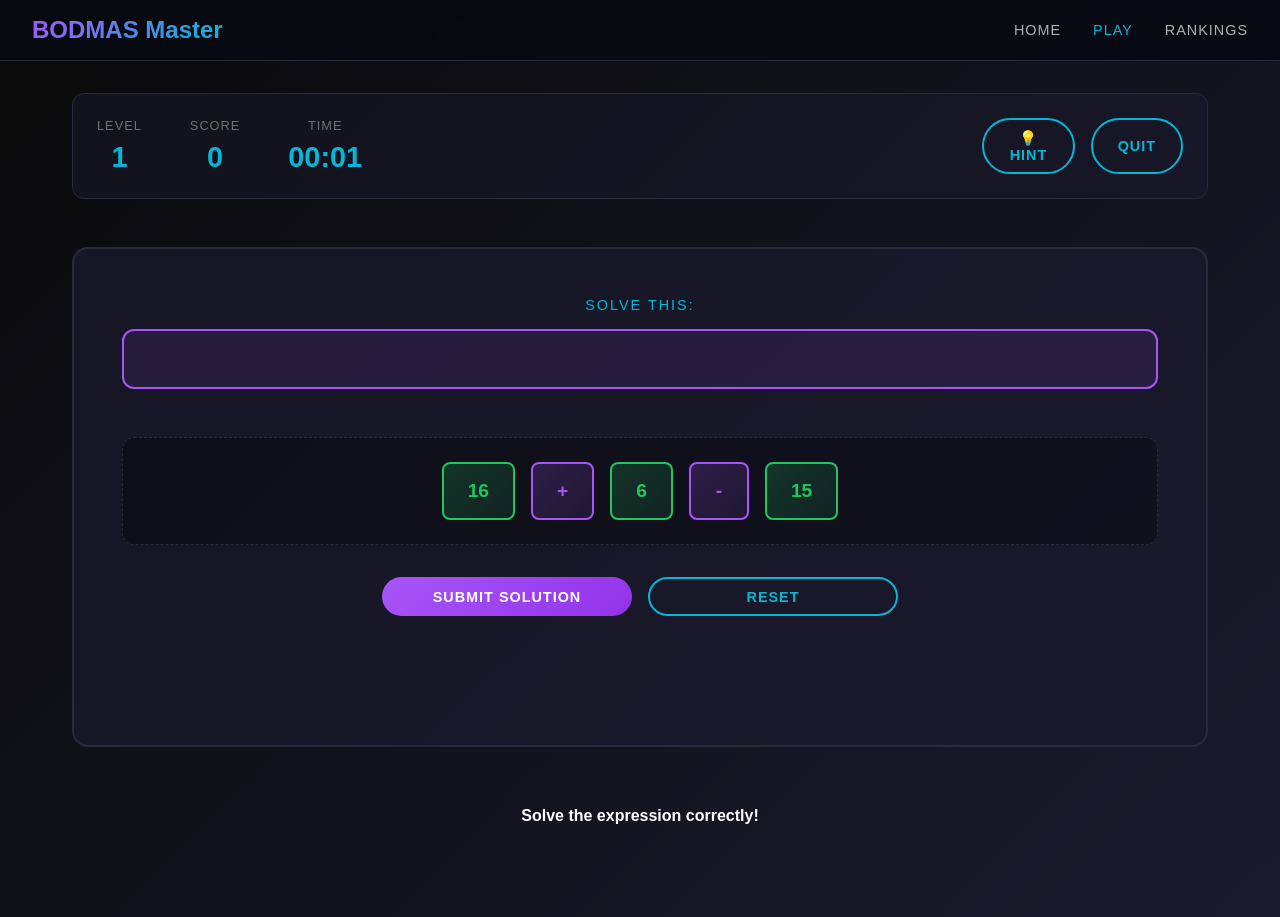
<file: game.html>
<!DOCTYPE html>
<html lang="en">
<head>
    <meta charset="UTF-8">
    <meta name="viewport" content="width=device-width, initial-scale=1.0">
    <title>BODMAS Master - Game</title>
    <link rel="stylesheet" href="css/style.css">
    <link rel="stylesheet" href="css/animations.css">
    <link rel="stylesheet" href="css/game.css">
</head>
<body class="game-page">
    <!-- Navigation -->
    <nav class="navbar">
        <div class="nav-container">
            <div class="logo">
                <a href="index.html"><span class="logo-text">BODMAS Master</span></a>
            </div>
            <ul class="nav-menu">
                <li><a href="index.html" class="nav-link">Home</a></li>
                <li><a href="level-select.html" class="nav-link active">Play</a></li>
                <li><a href="leaderboard.html" class="nav-link">Rankings</a></li>
            </ul>
        </div>
    </nav>

    <!-- Game Container -->
    <main class="game-container">
        <!-- Game Header -->
        <div class="game-header">
            <div class="game-stats">
                <div class="stat-item">
                    <span class="stat-label">LEVEL</span>
                    <span class="stat-value" id="levelDisplay">1</span>
                </div>
                <div class="stat-item">
                    <span class="stat-label">SCORE</span>
                    <span class="stat-value" id="scoreDisplay">0</span>
                </div>
                <div class="stat-item">
                    <span class="stat-label">TIME</span>
                    <span class="stat-value" id="timerDisplay">00:00</span>
                </div>
            </div>
            <div class="game-controls">
                <button class="btn btn-secondary" id="hintBtn">💡 Hint</button>
                <button class="btn btn-secondary" id="quitBtn">Quit</button>
            </div>
        </div>

        <!-- Game Board -->
        <div class="game-board">
            <!-- Expression Display -->
            <div class="expression-container">
                <div class="expression-label">SOLVE THIS:</div>
                <div class="expression" id="expression"></div>
            </div>

            <!-- Tiles Container -->
            <div class="tiles-container" id="tilesContainer"></div>

            <!-- Action Buttons -->
            <div class="game-actions">
                <button class="btn btn-primary" id="submitBtn">Submit Solution</button>
                <button class="btn btn-secondary" id="resetBtn">Reset</button>
            </div>
        </div>

        <!-- Feedback Panel -->
        <div class="feedback-panel" id="feedbackPanel">
            <p id="feedbackText"></p>
        </div>

        <!-- Hint Panel -->
        <div class="hint-panel" id="hintPanel">
            <h3>Hint</h3>
            <p id="hintText"></p>
            <button class="btn btn-secondary btn-small" onclick="closeHint()">Got it</button>
        </div>

        <!-- Game Over Modal -->
        <div class="modal" id="gameOverModal">
            <div class="modal-content">
                <h2 id="gameOverTitle">Level Complete!</h2>
                <div class="game-over-stats">
                    <div class="final-stat">
                        <span class="label">Score</span>
                        <span class="value" id="finalScore">0</span>
                    </div>
                    <div class="final-stat">
                        <span class="label">Time</span>
                        <span class="value" id="finalTime">0s</span>
                    </div>
                    <div class="final-stat">
                        <span class="label">Mistakes</span>
                        <span class="value" id="finalMistakes">0</span>
                    </div>
                </div>
                <div class="modal-buttons">
                    <button class="btn btn-primary" id="nextBtn">Next Level</button>
                    <button class="btn btn-secondary" id="backBtn">Back</button>
                </div>
            </div>
        </div>
    </main>

    <script src="js/bodmasEngine.js"></script>
    <script src="js/theme.js"></script>
    <script src="js/game.js"></script>
</body>
</html>
</file>
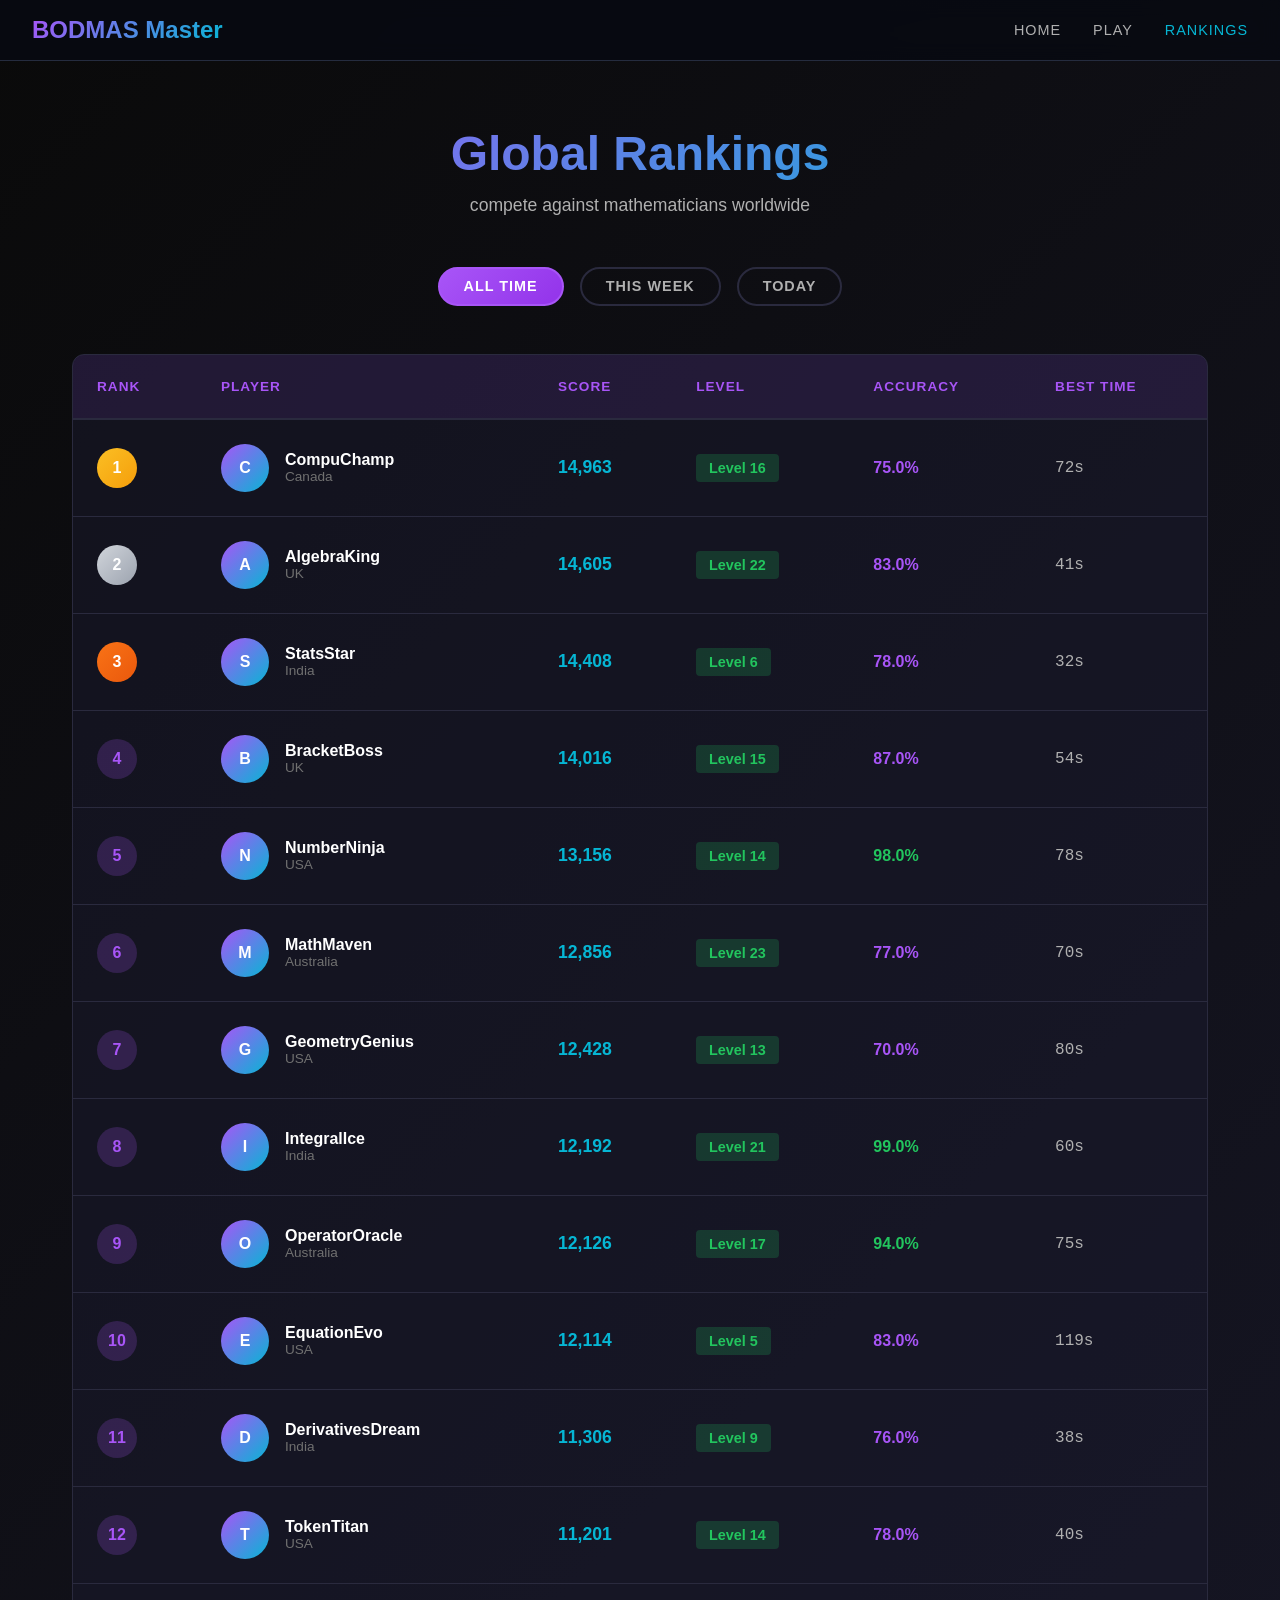
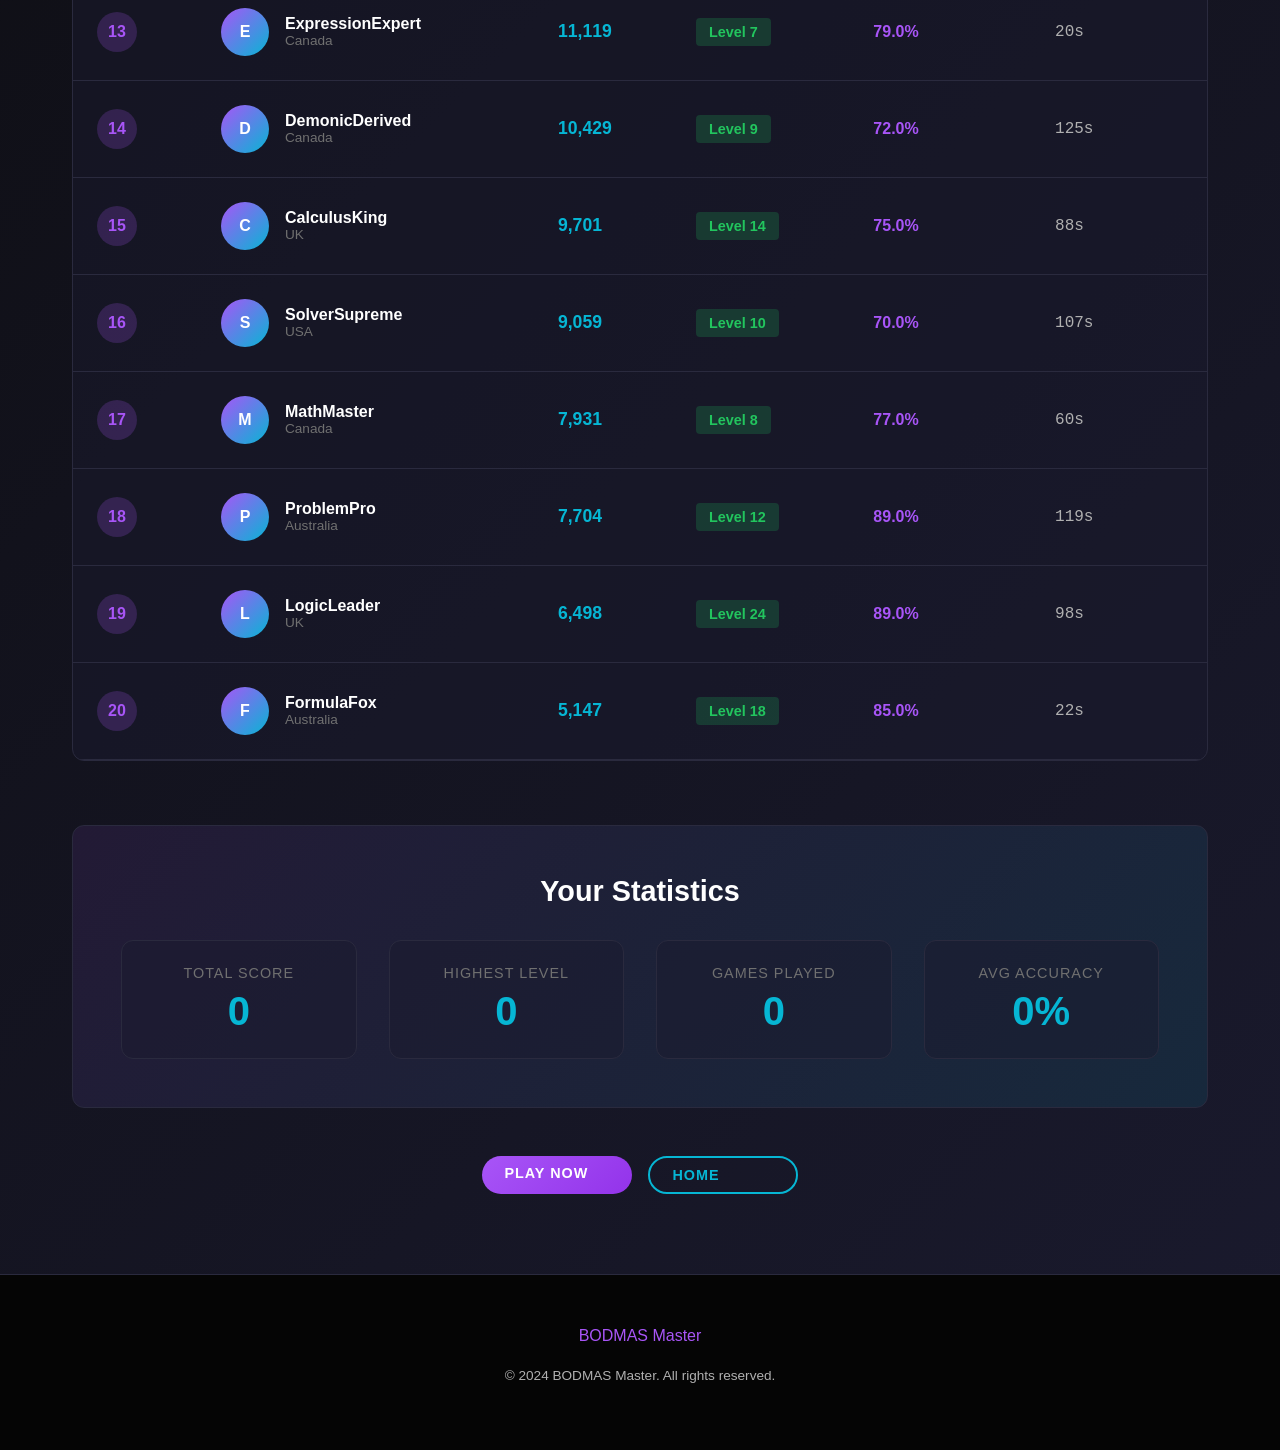
<file: leaderboard.html>
<!DOCTYPE html>
<html lang="en">
<head>
    <meta charset="UTF-8">
    <meta name="viewport" content="width=device-width, initial-scale=1.0">
    <title>BODMAS Master - Leaderboard</title>
    <link rel="stylesheet" href="css/style.css">
    <link rel="stylesheet" href="css/animations.css">
    <link rel="stylesheet" href="css/leaderboard.css">
</head>
<body>
    <!-- Navigation -->
    <nav class="navbar">
        <div class="nav-container">
            <div class="logo">
                <a href="index.html"><span class="logo-text">BODMAS Master</span></a>
            </div>
            <ul class="nav-menu">
                <li><a href="index.html" class="nav-link">Home</a></li>
                <li><a href="game.html" class="nav-link">Play</a></li>
                <li><a href="leaderboard.html" class="nav-link active">Rankings</a></li>
            </ul>
        </div>
    </nav>

    <!-- Main Content -->
    <main class="leaderboard-container">
        <section class="leaderboard-header">
            <h1>Global Rankings</h1>
            <p>compete against mathematicians worldwide</p>
        </section>

        <!-- Filter Controls -->
        <div class="leaderboard-filters">
            <button class="filter-btn active" data-filter="all">All Time</button>
            <button class="filter-btn" data-filter="week">This Week</button>
            <button class="filter-btn" data-filter="day">Today</button>
        </div>

        <!-- Leaderboard Table -->
        <div class="leaderboard-wrapper">
            <table class="leaderboard-table">
                <thead>
                    <tr>
                        <th>Rank</th>
                        <th>Player</th>
                        <th>Score</th>
                        <th>Level</th>
                        <th>Accuracy</th>
                        <th>Best Time</th>
                    </tr>
                </thead>
                <tbody id="leaderboardBody">
                    <!-- Populated by JavaScript -->
                </tbody>
            </table>
        </div>

        <!-- Your Stats (if logged in) -->
        <section class="your-stats">
            <h2>Your Statistics</h2>
            <div class="stats-grid">
                <div class="stat-card">
                    <span class="stat-name">Total Score</span>
                    <span class="stat-number" id="totalScore">0</span>
                </div>
                <div class="stat-card">
                    <span class="stat-name">Highest Level</span>
                    <span class="stat-number" id="highestLevel">0</span>
                </div>
                <div class="stat-card">
                    <span class="stat-name">Games Played</span>
                    <span class="stat-number" id="gamesPlayed">0</span>
                </div>
                <div class="stat-card">
                    <span class="stat-name">Avg Accuracy</span>
                    <span class="stat-number" id="avgAccuracy">0%</span>
                </div>
            </div>
        </section>

        <!-- Action Buttons -->
        <div class="leaderboard-actions">
            <a href="game.html" class="btn btn-primary">Play Now</a>
            <a href="index.html" class="btn btn-secondary">Home</a>
        </div>
    </main>

    <footer class="footer">
        <div class="footer-content">
            <p><span class="highlight-purple">BODMAS Master</span></p>
            <p class="footer-copyright">&copy; 2024 BODMAS Master. All rights reserved.</p>
        </div>
    </footer>

    <script src="js/theme.js"></script>
    <script src="js/leaderboard.js"></script>
</body>
</html>
</file>
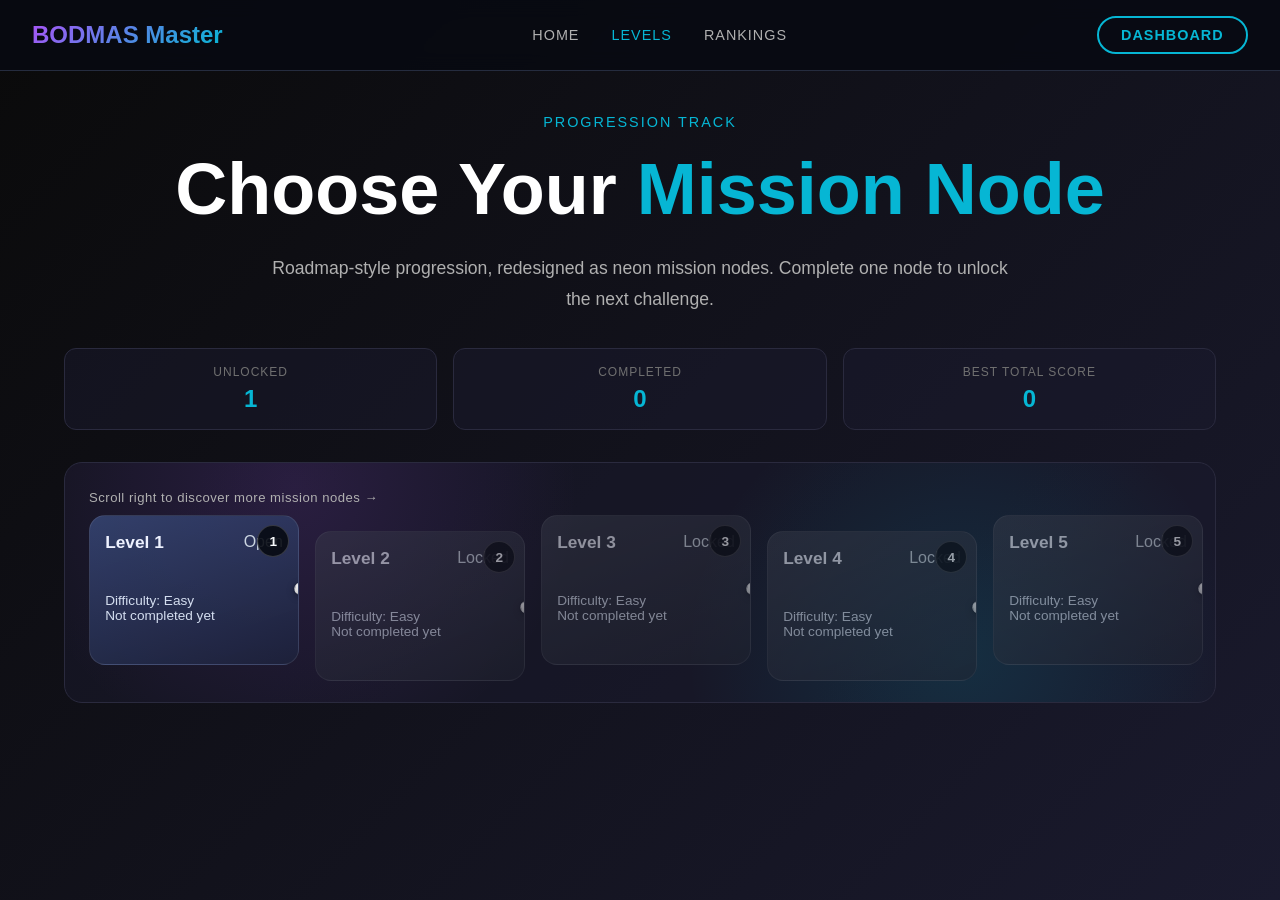
<file: level-select.html>
<!DOCTYPE html>
<html lang="en">
<head>
    <meta charset="UTF-8">
    <meta name="viewport" content="width=device-width, initial-scale=1.0">
    <title>BODMAS Master - Select Level</title>
    <link rel="stylesheet" href="css/style.css">
    <link rel="stylesheet" href="css/levels.css">
</head>
<body class="level-page">
    <nav class="navbar">
        <div class="nav-container">
            <div class="logo">
                <a href="index.html"><span class="logo-text">BODMAS Master</span></a>
            </div>
            <ul class="nav-menu">
                <li><a href="index.html" class="nav-link">Home</a></li>
                <li><a href="level-select.html" class="nav-link active">Levels</a></li>
                <li><a href="leaderboard.html" class="nav-link">Rankings</a></li>
            </ul>
            <div class="nav-auth-actions">
                <button class="btn btn-secondary nav-auth-btn" onclick="window.location.href='dashboard.html'">Dashboard</button>
            </div>
        </div>
    </nav>

    <main class="levels-container">
        <section class="levels-header">
            <p class="hero-subtitle">PROGRESSION TRACK</p>
            <h1 class="hero-title">Choose Your <span class="highlight-cyan">Mission Node</span></h1>
            <p class="hero-description">Roadmap-style progression, redesigned as neon mission nodes. Complete one node to unlock the next challenge.</p>
        </section>

        <section class="progress-panel">
            <div class="progress-item">
                <span class="progress-label">Unlocked</span>
                <span class="progress-value" id="unlockedCount">1</span>
            </div>
            <div class="progress-item">
                <span class="progress-label">Completed</span>
                <span class="progress-value" id="completedCount">0</span>
            </div>
            <div class="progress-item">
                <span class="progress-label">Best Total Score</span>
                <span class="progress-value" id="bestTotalScore">0</span>
            </div>
        </section>

        <section class="level-grid-shell">
            <p class="scroll-hint">Scroll right to discover more mission nodes →</p>
            <section class="level-grid" id="levelGrid"></section>
        </section>
    </main>

    <script src="js/level-select.js"></script>
</body>
</html>
</file>
<file: css/style.css>
/* Global Styles */
:root {
    --primary-purple: #a855f7;
    --secondary-purple: #9333ea;
    --accent-cyan: #06b6d4;
    --accent-green: #22c55e;
    --dark-bg: #0a0a0a;
    --darker-bg: #050505;
    --card-bg: #1a1a2e;
    --border-dark: #2a2a3e;
    --text-primary: #ffffff;
    --text-secondary: #b0b0b0;
    --text-muted: #707070;
    --page-gradient: linear-gradient(135deg, #0a0a0a 0%, #1a1a2e 100%);
    --panel-bg: rgba(26, 26, 46, 0.7);
    --panel-soft: rgba(26, 26, 46, 0.5);
    --nav-bg: rgba(8, 10, 18, 0.86);
    --nav-border: #252c3f;
    --toggle-bg: rgba(6, 182, 212, 0.08);
}

body[data-theme="light"] {
    --primary-purple: #7c3aed;
    --secondary-purple: #6d28d9;
    --accent-cyan: #0ea5e9;
    --accent-green: #16a34a;
    --dark-bg: #f5f7fb;
    --darker-bg: #e8edf5;
    --card-bg: #ffffff;
    --border-dark: #d7ddea;
    --text-primary: #111827;
    --text-secondary: #374151;
    --text-muted: #6b7280;
    --page-gradient: linear-gradient(135deg, #eef2ff 0%, #f8fafc 100%);
    --panel-bg: rgba(255, 255, 255, 0.92);
    --panel-soft: rgba(255, 255, 255, 0.88);
    --nav-bg: rgba(255, 255, 255, 0.88);
    --nav-border: #d7ddea;
    --toggle-bg: rgba(14, 165, 233, 0.12);
}

* {
    margin: 0;
    padding: 0;
    box-sizing: border-box;
}

html {
    scroll-behavior: smooth;
}

body {
    font-family: 'Segoe UI', Tahoma, Geneva, Verdana, sans-serif;
    background-color: var(--dark-bg);
    background-image: var(--page-gradient);
    color: var(--text-primary);
    overflow-x: hidden;
}

body.home-page {
    background-image:
        radial-gradient(circle at 18% 24%, rgba(168, 85, 247, 0.2), transparent 34%),
        radial-gradient(circle at 82% 12%, rgba(6, 182, 212, 0.2), transparent 38%),
        var(--page-gradient);
    background-attachment: fixed;
}

/* Typography */
h1, h2, h3, h4, h5, h6 {
    font-weight: 600;
    line-height: 1.2;
}

p {
    line-height: 1.6;
    color: var(--text-secondary);
}

a {
    text-decoration: none;
    color: inherit;
}

/* Navigation Bar */
.navbar {
    position: sticky;
    top: 0;
    z-index: 100;
    background: var(--nav-bg);
    backdrop-filter: blur(10px);
    border-bottom: 1px solid var(--nav-border);
    padding: 1rem 0;
}

.nav-container {
    max-width: 1400px;
    margin: 0 auto;
    padding: 0 2rem;
    display: flex;
    justify-content: space-between;
    align-items: center;
}

.logo {
    display: flex;
    align-items: center;
    font-size: 1.5rem;
    font-weight: 700;
}

.logo-text {
    background: linear-gradient(135deg, var(--primary-purple), var(--accent-cyan));
    -webkit-background-clip: text;
    -webkit-text-fill-color: transparent;
    background-clip: text;
}

.nav-menu {
    display: flex;
    list-style: none;
    gap: 2rem;
}

.nav-link {
    color: var(--text-secondary);
    transition: color 0.3s ease;
    font-size: 0.9rem;
    text-transform: uppercase;
    letter-spacing: 1px;
}

.nav-link:hover,
.nav-link.active {
    color: var(--accent-cyan);
}

.nav-icons {
    display: flex;
    gap: 1rem;
}

.nav-auth-actions {
    display: flex;
    gap: 0.75rem;
    align-items: center;
}

.home-page .nav-auth-actions {
    margin-left: auto;
    margin-right: 0.35rem;
}

.home-page .nav-container {
    position: relative;
}

.home-page .nav-menu {
    position: absolute;
    left: 50%;
    transform: translateX(-50%);
}

.nav-auth-btn {
    padding: 0.5rem 1.2rem;
    font-size: 0.8rem;
}

.icon-btn {
    background: none;
    border: none;
    color: var(--text-secondary);
    cursor: pointer;
    font-size: 1.3rem;
    transition: color 0.3s ease;
}

.icon-btn:hover {
    color: var(--accent-cyan);
}

.theme-toggle {
    width: 2.4rem;
    height: 2.4rem;
    border: 1px solid var(--border-dark);
    border-radius: 999px;
    display: inline-flex;
    align-items: center;
    justify-content: center;
    background: var(--toggle-bg);
    color: var(--accent-cyan);
}

.theme-icon {
    font-size: 1rem;
}

/* Sidebar */
.sidebar {
    position: fixed;
    left: 0;
    top: 50%;
    transform: translateY(-50%);
    z-index: 50;
    padding: 1rem 0.5rem;
}

.sidebar-icons {
    display: flex;
    flex-direction: column;
    gap: 1rem;
}

.sidebar-icon {
    width: 3rem;
    height: 3rem;
    border: 2px solid var(--border-dark);
    background: transparent;
    border-radius: 12px;
    color: var(--text-secondary);
    font-size: 1.5rem;
    cursor: pointer;
    transition: all 0.3s ease;
    display: flex;
    align-items: center;
    justify-content: center;
}

.sidebar-icon:hover {
    border-color: var(--accent-cyan);
    color: var(--accent-cyan);
    background: rgba(6, 182, 212, 0.1);
}

/* Hero Section */
.hero {
    min-height: calc(100vh - 80px);
    display: flex;
    align-items: center;
    justify-content: space-between;
    padding: 4rem 2rem;
    max-width: 1400px;
    margin: 0 auto;
    gap: 4rem;
}

.hero-content {
    flex: 1;
    max-width: 600px;
}

.hero-subtitle {
    font-size: 0.9rem;
    color: var(--accent-cyan);
    text-transform: uppercase;
    letter-spacing: 2px;
    margin-bottom: 1rem;
}

.hero-title {
    font-size: clamp(2.5rem, 8vw, 4.5rem);
    font-weight: 700;
    line-height: 1.1;
    margin-bottom: 1.5rem;
    color: var(--text-primary);
}

.highlight-purple {
    color: var(--primary-purple);
}

.highlight-cyan {
    color: var(--accent-cyan);
}

.highlight-green {
    color: var(--accent-green);
}

.hero-description {
    font-size: 1.1rem;
    color: var(--text-secondary);
    margin-bottom: 2rem;
    line-height: 1.8;
}

.hero-buttons {
    display: flex;
    gap: 1rem;
    flex-wrap: wrap;
}

.btn {
    padding: 0.55rem 1.4rem;
    border: none;
    border-radius: 50px;
    font-size: 0.9rem;
    font-weight: 600;
    cursor: pointer;
    transition: all 0.3s ease;
    text-transform: uppercase;
    letter-spacing: 1px;
}

.btn-primary {
    background: linear-gradient(135deg, var(--primary-purple), var(--secondary-purple));
    color: white;
}

.btn-primary:hover {
    transform: translateY(-2px);
    box-shadow: 0 10px 30px rgba(168, 85, 247, 0.3);
}

.btn-secondary {
    background: transparent;
    border: 2px solid var(--accent-cyan);
    color: var(--accent-cyan);
}

.btn-secondary:hover {
    background: rgba(6, 182, 212, 0.1);
    transform: translateY(-2px);
}

.btn-large {
    padding: 0.75rem 2rem;
    font-size: 0.95rem;
}

/* Auth Modal */
.auth-modal {
    position: fixed;
    inset: 0;
    z-index: 300;
    display: none;
    align-items: center;
    justify-content: center;
    padding: 1rem;
}

.auth-modal.show {
    display: flex;
}

.auth-modal-backdrop {
    position: absolute;
    inset: 0;
    background: rgba(0, 0, 0, 0.7);
}

.auth-modal-content {
    position: relative;
    width: 100%;
    max-width: 380px;
    background: linear-gradient(170deg, rgba(24, 24, 36, 0.98) 0%, rgba(13, 14, 25, 0.98) 100%);
    border: 1px solid rgba(34, 211, 238, 0.25);
    border-radius: 30px;
    padding: 1.8rem;
    box-shadow: 0 24px 80px rgba(10, 20, 40, 0.65), 0 0 32px rgba(34, 211, 238, 0.15);
}

.auth-modal-content h3 {
    margin-bottom: 0.4rem;
    text-transform: uppercase;
    letter-spacing: 0.8px;
    font-size: 1.95rem;
}

.auth-subtitle {
    margin-bottom: 1rem;
    font-size: 0.95rem;
}

.auth-close {
    position: absolute;
    top: 0.5rem;
    right: 0.7rem;
    border: none;
    background: transparent;
    color: var(--text-secondary);
    font-size: 1.6rem;
    cursor: pointer;
}

.auth-form {
    display: grid;
    gap: 0.65rem;
}

.auth-label {
    font-size: 0.66rem;
    text-transform: uppercase;
    letter-spacing: 1.1px;
    color: #7f8ba5;
    margin-top: 0.3rem;
}

.auth-label-row {
    display: flex;
    justify-content: space-between;
    align-items: center;
    margin-top: 0.3rem;
}

.auth-link {
    border: none;
    background: transparent;
    color: #c97bff;
    font-size: 0.64rem;
    letter-spacing: 1px;
    text-transform: uppercase;
    cursor: pointer;
}

.auth-input-wrap {
    position: relative;
}

.auth-input-icon {
    position: absolute;
    left: 0.95rem;
    top: 50%;
    transform: translateY(-50%);
    color: #9ca8be;
    font-size: 0.95rem;
}

.auth-form input {
    width: 100%;
    border: 1px solid rgba(68, 76, 95, 0.65);
    background: #07090f;
    color: #eef4ff;
    border-radius: 999px;
    padding: 0.78rem 1rem 0.78rem 2.5rem;
    font-size: 0.92rem;
}

.auth-form input:focus {
    outline: none;
    border-color: var(--accent-cyan);
}

.auth-submit {
    margin-top: 0.55rem;
    width: 100%;
    border-radius: 999px;
    min-height: 48px;
    font-size: 0.95rem;
    text-transform: uppercase;
    letter-spacing: 1px;
    background: linear-gradient(90deg, #c57fff, #a83ef5);
    box-shadow: 0 10px 28px rgba(174, 69, 255, 0.35);
}

.auth-keep-signed {
    display: inline-flex;
    align-items: center;
    gap: 0.45rem;
    color: var(--text-secondary);
    font-size: 0.84rem;
    margin: 0.25rem 0 0.1rem;
}

.auth-keep-signed input {
    width: 0.95rem;
    height: 0.95rem;
    padding: 0;
}

.auth-switch-text {
    margin-top: 0.4rem;
    font-size: 0.86rem;
    color: var(--text-secondary);
    text-align: center;
}

.auth-switch-btn {
    border: none;
    background: transparent;
    color: var(--accent-cyan);
    cursor: pointer;
    font-size: 0.9rem;
    font-weight: 600;
    padding: 0;
}

.auth-switch-btn:hover {
    text-decoration: underline;
}

.auth-message {
    min-height: 1.2rem;
    margin-bottom: 0.8rem;
    font-size: 0.9rem;
}

.auth-message.success {
    color: var(--accent-green);
}

.auth-message.error {
    color: #ff6b6b;
}

.auth-message.info {
    color: var(--accent-cyan);
}

.auth-hidden {
    display: none;
}

/* Hero Visual */
.hero-visual {
    flex: 1;
    display: flex;
    align-items: center;
    justify-content: center;
    min-height: 400px;
}

.floating-cube {
    width: 250px;
    height: 250px;
    position: relative;
    overflow: hidden;
    background: radial-gradient(circle at 50% 28%, rgba(14, 165, 233, 0.34), rgba(3, 7, 18, 0.98) 60%);
    border: 1px solid rgba(34, 211, 238, 0.24);
    border-radius: 30px;
    display: flex;
    align-items: center;
    justify-content: center;
    animation: float 3s ease-in-out infinite;
    box-shadow: 0 0 70px rgba(14, 165, 233, 0.3), inset 0 -18px 45px rgba(2, 6, 23, 0.95), inset 0 18px 40px rgba(14, 165, 233, 0.09);
}

.floating-cube::before {
    content: '';
    position: absolute;
    inset: 11px;
    border-radius: 24px;
    border: 1px solid rgba(148, 245, 255, 0.16);
    background: radial-gradient(circle at 50% 70%, rgba(56, 189, 248, 0.18), transparent 42%);
    pointer-events: none;
}

.floating-cube::after {
    content: '';
    position: absolute;
    left: 15%;
    right: 15%;
    bottom: 12px;
    height: 16px;
    border-radius: 999px;
    background: radial-gradient(circle, rgba(56, 189, 248, 0.7), rgba(56, 189, 248, 0));
    filter: blur(2px);
    pointer-events: none;
}

.symbol-mark {
    display: flex;
    flex-direction: column;
    align-items: center;
    justify-content: center;
    gap: 0.3rem;
    color: #8ce7ff;
    font-weight: 800;
    text-shadow: 0 0 12px rgba(34, 211, 238, 0.6);
}

.symbol-part {
    display: block;
    line-height: 1;
}

.symbol-top {
    font-size: 3.1rem;
}

.symbol-mid {
    font-size: 2.3rem;
}

.symbol-bar {
    width: 64px;
    height: 12px;
    border-radius: 999px;
    background: linear-gradient(180deg, #9be8ff, #49bfe4);
}

.symbol-bar.short {
    width: 48px;
}

body[data-theme="light"] .floating-cube {
    background: radial-gradient(circle at 50% 24%, rgba(96, 165, 250, 0.24), rgba(15, 23, 42, 0.9) 58%);
    border-color: rgba(59, 130, 246, 0.26);
    box-shadow: 0 0 42px rgba(59, 130, 246, 0.25), inset 0 -16px 30px rgba(30, 41, 59, 0.82);
}

body[data-theme="light"] .symbol-mark {
    color: #b7f2ff;
    text-shadow: 0 0 10px rgba(56, 189, 248, 0.58);
}

@keyframes float {
    0%, 100% { transform: translateY(0px); }
    50% { transform: translateY(-20px); }
}

/* Stats Section */
.stats-section {
    padding: 6rem 2rem;
    background: linear-gradient(180deg, transparent 0%, rgba(168, 85, 247, 0.05) 100%);
    text-align: center;
    max-width: 1400px;
    margin: 0 auto;
}

.section-label {
    font-size: 0.9rem;
    color: var(--accent-cyan);
    text-transform: uppercase;
    letter-spacing: 2px;
    margin-bottom: 1rem;
}

.stats-title {
    font-size: clamp(3rem, 10vw, 5rem);
    font-weight: 700;
    margin-bottom: 0.5rem;
}

.stats-number {
    color: var(--accent-cyan);
}

.stats-subtitle {
    font-size: 1.1rem;
    color: var(--text-secondary);
    margin-bottom: 3rem;
}

.equations-display {
    display: flex;
    justify-content: center;
    gap: 2rem;
    flex-wrap: wrap;
    color: var(--text-muted);
    font-family: 'Courier New', monospace;
    font-size: 0.9rem;
}

/* Features Section */
.features-section {
    padding: 6rem 2rem;
    max-width: 1400px;
    margin: 0 auto;
}

.section-title {
    font-size: clamp(2rem, 6vw, 3rem);
    text-align: center;
    margin-bottom: 1rem;
}

.section-description {
    text-align: center;
    color: var(--text-secondary);
    font-size: 1.1rem;
    margin-bottom: 4rem;
    max-width: 600px;
    margin-left: auto;
    margin-right: auto;
}

.features-grid {
    display: grid;
    grid-template-columns: repeat(auto-fit, minmax(280px, 1fr));
    gap: 2rem;
}

.feature-card {
    background: var(--card-bg);
    border: 1px solid var(--border-dark);
    padding: 2rem;
    border-radius: 12px;
    transition: all 0.3s ease;
}

.feature-card:hover {
    border-color: var(--accent-cyan);
    box-shadow: 0 0 20px rgba(6, 182, 212, 0.1);
    transform: translateY(-5px);
}

.feature-icon {
    font-size: 3rem;
    margin-bottom: 1rem;
}

.feature-card h3 {
    margin-bottom: 1rem;
    font-size: 1.3rem;
}

.feature-card p {
    color: var(--text-secondary);
    font-size: 0.95rem;
}

/* CTA Section */
.cta-section {
    padding: 6rem 2rem;
    background: linear-gradient(135deg, rgba(168, 85, 247, 0.1) 0%, rgba(6, 182, 212, 0.1) 100%);
    border: 1px solid var(--border-dark);
    border-radius: 20px;
    text-align: center;
    max-width: 1400px;
    margin: 0 auto 4rem;
}

.cta-content h2 {
    font-size: clamp(2rem, 6vw, 3rem);
    margin-bottom: 1rem;
    line-height: 1.3;
}

.cta-content p {
    font-size: 1.1rem;
    margin-bottom: 2rem;
    color: var(--text-secondary);
}

/* Footer */
.footer {
    background: var(--darker-bg);
    border-top: 1px solid var(--border-dark);
    padding: 3rem 2rem;
    text-align: center;
}

.footer-content {
    max-width: 1400px;
    margin: 0 auto;
}

.footer-content p {
    margin-bottom: 1rem;
    color: var(--text-secondary);
}

.footer-links {
    display: flex;
    justify-content: center;
    gap: 2rem;
    margin: 1rem 0;
    flex-wrap: wrap;
}

.footer-links a {
    font-size: 0.9rem;
    text-transform: uppercase;
    letter-spacing: 1px;
    color: var(--text-secondary);
    transition: color 0.3s ease;
}

.footer-links a:hover {
    color: var(--accent-cyan);
}

.footer-copyright {
    font-size: 0.85rem;
    color: var(--text-muted);
}

.info-sections {
    max-width: 1400px;
    margin: 0 auto 2.2rem;
    padding: 0 2rem;
}

.info-grid {
    display: grid;
    grid-template-columns: repeat(auto-fit, minmax(220px, 1fr));
    gap: 1rem;
}

.info-card {
    background: var(--panel-soft);
    border: 1px solid var(--border-dark);
    border-radius: 14px;
    padding: 1rem;
}

.info-card h3 {
    font-size: 1rem;
    margin-bottom: 0.5rem;
    color: var(--accent-cyan);
}

.info-card p {
    font-size: 0.88rem;
}

/* Dashboard */
.dashboard-main {
    min-height: calc(100vh - 84px);
    display: flex;
    align-items: center;
    justify-content: center;
    padding: 2rem 1rem;
}

.dashboard-card {
    width: 100%;
    max-width: 760px;
    background: var(--card-bg);
    border: 1px solid var(--border-dark);
    border-radius: 18px;
    padding: 2rem;
    box-shadow: 0 20px 50px rgba(0, 0, 0, 0.35);
}

.dashboard-title {
    margin-bottom: 0.75rem;
}

/* Login Page */
.login-page {
    background:
        radial-gradient(circle at 12% 10%, rgba(168, 85, 247, 0.2), transparent 32%),
        linear-gradient(0deg, rgba(20, 26, 44, 0.72) 1px, transparent 1px),
        linear-gradient(90deg, rgba(20, 26, 44, 0.72) 1px, transparent 1px),
        #050812;
    background-size: auto, 44px 44px, 44px 44px, auto;
}

.login-main {
    max-width: 1280px;
    margin: 0 auto;
    padding: 2.2rem;
    min-height: calc(100vh - 84px);
    display: grid;
    grid-template-columns: 1.1fr 0.9fr;
    gap: 2.2rem;
    align-items: center;
}

.login-left-panel {
    padding-left: 1rem;
    position: relative;
}

.login-left-panel .hero-title {
    margin-bottom: 0.7rem;
}

.login-cube {
    margin-top: 1.1rem;
}

.login-right-panel {
    display: flex;
    justify-content: center;
}

.login-card {
    max-width: 420px;
}

.auth-left-shell {
    max-width: 520px;
}

.left-deco {
    position: absolute;
    color: rgba(168, 85, 247, 0.9);
    font-weight: 700;
    user-select: none;
    pointer-events: none;
}

.left-deco-plus {
    top: 0.6rem;
    left: -0.1rem;
    font-size: 3rem;
    color: rgba(34, 211, 238, 0.8);
}

.left-deco-cross {
    top: 7.6rem;
    right: 4.4rem;
    font-size: 2.6rem;
    color: rgba(196, 131, 255, 0.8);
}

.left-deco-percent {
    top: 9.9rem;
    left: 6.1rem;
    font-size: 2.15rem;
    color: rgba(142, 255, 181, 0.75);
}

.brand-head {
    display: flex;
    align-items: center;
    gap: 0.7rem;
    margin-bottom: 0.6rem;
}

.brand-icon {
    width: 2.05rem;
    height: 2.05rem;
    border-radius: 999px;
    display: inline-flex;
    align-items: center;
    justify-content: center;
    font-weight: 700;
    color: #1f1535;
    background: radial-gradient(circle at 30% 30%, #eaa0ff, #b84dff);
    box-shadow: 0 0 20px rgba(192, 84, 255, 0.45);
}

.brand-title {
    margin: 0;
    font-size: clamp(2rem, 6vw, 3.1rem);
    line-height: 1.05;
}

.auth-left-tagline {
    margin-bottom: 1.1rem;
    font-size: 2rem;
    max-width: 470px;
}

.word-cyan {
    color: #0ae6ff;
    font-weight: 700;
}

.word-green {
    color: #95ff87;
    font-weight: 700;
}

.word-purple {
    color: #cc77ff;
    font-weight: 700;
}

.portal-card {
    width: min(100%, 395px);
    aspect-ratio: 1 / 1;
    border-radius: 34px;
    border: 1px solid rgba(88, 62, 149, 0.52);
    background:
        radial-gradient(circle at 50% 15%, rgba(162, 112, 255, 0.25), rgba(7, 8, 18, 0.97) 62%),
        linear-gradient(160deg, rgba(18, 18, 34, 0.95), rgba(7, 8, 18, 0.98));
    box-shadow: 0 0 35px rgba(113, 72, 202, 0.25), inset 0 -22px 42px rgba(4, 6, 14, 0.9);
    position: relative;
    overflow: hidden;
    padding: 1.1rem;
}

.portal-card::before {
    content: '';
    position: absolute;
    inset: 0;
    background: radial-gradient(circle at 50% 75%, rgba(179, 120, 255, 0.22), transparent 44%);
    pointer-events: none;
}

.portal-columns {
    position: absolute;
    left: 50%;
    top: 24%;
    transform: translateX(-50%);
    display: flex;
    gap: 1.45rem;
}

.portal-columns span {
    width: 1.05rem;
    height: 11.2rem;
    border-radius: 999px;
    background: linear-gradient(180deg, rgba(230, 199, 255, 0.9), rgba(160, 102, 255, 0.6));
    box-shadow: 0 0 22px rgba(176, 129, 255, 0.55);
}

.portal-glow {
    position: absolute;
    left: 50%;
    bottom: 2.7rem;
    transform: translateX(-50%);
    width: 64%;
    height: 1.25rem;
    border-radius: 999px;
    background: radial-gradient(circle, rgba(168, 111, 255, 0.9), rgba(168, 111, 255, 0));
}

.portal-status,
.portal-build {
    position: absolute;
    left: 1.2rem;
    margin: 0;
    font-family: 'Courier New', monospace;
    letter-spacing: 0.75px;
}

.portal-status {
    bottom: 2.15rem;
    font-size: 0.72rem;
    color: #3df1ff;
}

.portal-build {
    bottom: 0.95rem;
    font-size: 0.9rem;
    color: #d0cde6;
}

body[data-theme="light"].login-page {
    background:
        radial-gradient(circle at 10% 10%, rgba(14, 165, 233, 0.18), transparent 30%),
        linear-gradient(0deg, rgba(201, 210, 226, 0.55) 1px, transparent 1px),
        linear-gradient(90deg, rgba(201, 210, 226, 0.55) 1px, transparent 1px),
        #eef4ff;
    background-size: auto, 44px 44px, 44px 44px, auto;
}

/* Responsive */
@media (max-width: 768px) {
    .nav-menu {
        display: none;
    }

    .home-page .nav-menu {
        position: static;
        transform: none;
    }

    .nav-auth-actions {
        display: none;
    }

    .hero {
        flex-direction: column;
        min-height: auto;
        padding: 2rem 1rem;
    }

    .hero-visual {
        min-height: 300px;
    }

    .floating-cube {
        width: 180px;
        height: 180px;
        font-size: 4rem;
    }

    .sidebar {
        display: none;
    }

    .features-grid {
        grid-template-columns: 1fr;
    }

    .login-main {
        grid-template-columns: 1fr;
        padding: 1.2rem;
        gap: 1.4rem;
    }

    .login-left-panel {
        padding-left: 0;
    }
}
</file>
<file: css/animations.css>
/* Animations */

@keyframes fadeInUp {
    from {
        opacity: 0;
        transform: translateY(30px);
    }
    to {
        opacity: 1;
        transform: translateY(0);
    }
}

@keyframes slideInLeft {
    from {
        opacity: 0;
        transform: translateX(-30px);
    }
    to {
        opacity: 1;
        transform: translateX(0);
    }
}

@keyframes slideInRight {
    from {
        opacity: 0;
        transform: translateX(30px);
    }
    to {
        opacity: 1;
        transform: translateX(0);
    }
}

@keyframes pulse {
    0%, 100% {
        opacity: 1;
    }
    50% {
        opacity: 0.5;
    }
}

@keyframes glow {
    0%, 100% {
        box-shadow: 0 0 10px rgba(168, 85, 247, 0.5);
    }
    50% {
        box-shadow: 0 0 20px rgba(168, 85, 247, 0.8);
    }
}

@keyframes spin {
    from {
        transform: rotate(0deg);
    }
    to {
        transform: rotate(360deg);
    }
}

@keyframes bounce {
    0%, 100% {
        transform: translateY(0);
    }
    50% {
        transform: translateY(-10px);
    }
}

@keyframes shimmer {
    0% {
        background-position: -1000px 0;
    }
    100% {
        background-position: 1000px 0;
    }
}

@keyframes slideDown {
    from {
        opacity: 0;
        transform: translateY(-20px);
    }
    to {
        opacity: 1;
        transform: translateY(0);
    }
}

@keyframes scaleIn {
    from {
        opacity: 0;
        transform: scale(0.9);
    }
    to {
        opacity: 1;
        transform: scale(1);
    }
}

@keyframes fadeOut {
    from {
        opacity: 1;
    }
    to {
        opacity: 0;
    }
}

/* Tile Animations */
@keyframes tileFlip {
    0% {
        transform: rotateX(0deg);
    }
    100% {
        transform: rotateX(360deg);
    }
}

@keyframes tileMerge {
    0% {
        transform: scale(1);
        opacity: 1;
    }
    50% {
        transform: scale(1.1);
    }
    100% {
        transform: scale(0);
        opacity: 0;
    }
}

@keyframes correctAnswer {
    0% {
        background-color: transparent;
    }
    50% {
        background-color: rgba(34, 197, 94, 0.3);
    }
    100% {
        background-color: transparent;
    }
}

@keyframes wrongAnswer {
    0%, 100% {
        transform: translateX(0);
        background-color: transparent;
    }
    25% {
        transform: translateX(-10px);
        background-color: rgba(239, 68, 68, 0.2);
    }
    75% {
        transform: translateX(10px);
        background-color: rgba(239, 68, 68, 0.2);
    }
}

@keyframes scorePopup {
    0% {
        opacity: 1;
        transform: translateY(0) scale(1);
    }
    100% {
        opacity: 0;
        transform: translateY(-30px) scale(1.2);
    }
}

@keyframes levelUp {
    0% {
        transform: scale(0) rotateZ(-180deg);
        opacity: 0;
    }
    50% {
        transform: scale(1.2) rotateZ(10deg);
        opacity: 1;
    }
    100% {
        transform: scale(1) rotateZ(0deg);
        opacity: 1;
    }
}

/* Application Classes */
.animate-fade-in-up {
    animation: fadeInUp 0.6s ease-out;
}

.animate-slide-in-left {
    animation: slideInLeft 0.6s ease-out;
}

.animate-slide-in-right {
    animation: slideInRight 0.6s ease-out;
}

.animate-pulse {
    animation: pulse 2s cubic-bezier(0.4, 0, 0.6, 1) infinite;
}

.animate-spin {
    animation: spin 1s linear infinite;
}

.animate-bounce {
    animation: bounce 1s infinite;
}

.animate-scale-in {
    animation: scaleIn 0.3s ease-out;
}

.animate-slide-down {
    animation: slideDown 0.3s ease-out;
}

.animate-glow {
    animation: glow 2s ease-in-out infinite;
}

/* Game specific */
.tile-flip {
    animation: tileFlip 0.6s ease-in-out;
}

.tile-merge {
    animation: tileMerge 0.4s ease-out forwards;
}

.correct-animation {
    animation: correctAnswer 0.6s ease-out;
}

.wrong-animation {
    animation: wrongAnswer 0.4s ease-in-out;
}

.score-popup {
    animation: scorePopup 1s ease-out forwards;
}

.level-up {
    animation: levelUp 0.8s cubic-bezier(0.68, -0.55, 0.265, 1.55);
}

/* Delay utilities */
.delay-1 { animation-delay: 0.1s; }
.delay-2 { animation-delay: 0.2s; }
.delay-3 { animation-delay: 0.3s; }
.delay-4 { animation-delay: 0.4s; }
.delay-5 { animation-delay: 0.5s; }
</file>
<file: css/game.css>
/* Game Page Styles */

.game-page {
    background: var(--page-gradient);
    min-height: 100vh;
}

.game-container {
    max-width: 1200px;
    margin: 0 auto;
    padding: 2rem;
}

/* Game Header */
.game-header {
    display: flex;
    justify-content: space-between;
    align-items: center;
    margin-bottom: 3rem;
    padding: 1.5rem;
    background: var(--panel-soft);
    border: 1px solid var(--border-dark);
    border-radius: 12px;
}

.game-stats {
    display: flex;
    gap: 3rem;
}

.stat-item {
    display: flex;
    flex-direction: column;
    align-items: center;
}

.stat-label {
    font-size: 0.8rem;
    color: var(--text-muted);
    text-transform: uppercase;
    letter-spacing: 1px;
    margin-bottom: 0.5rem;
}

.stat-value {
    font-size: 1.8rem;
    font-weight: 700;
    color: var(--accent-cyan);
}

.game-controls {
    display: flex;
    gap: 1rem;
}

.btn-secondary {
    padding: 0.6rem 1.2rem;
    font-size: 0.9rem;
}

/* Game Board */
.game-board {
    background: var(--panel-bg);
    border: 2px solid var(--border-dark);
    border-radius: 16px;
    padding: 3rem;
    margin-bottom: 2rem;
    min-height: 500px;
    display: flex;
    flex-direction: column;
    align-items: center;
}

.expression-container {
    text-align: center;
    margin-bottom: 3rem;
    width: 100%;
}

.expression-label {
    font-size: 0.9rem;
    color: var(--accent-cyan);
    text-transform: uppercase;
    letter-spacing: 2px;
    margin-bottom: 1rem;
}

.expression {
    font-size: 2rem;
    font-weight: 700;
    font-family: 'Courier New', monospace;
    color: var(--text-primary);
    padding: 1.5rem;
    background: rgba(168, 85, 247, 0.1);
    border: 2px solid var(--primary-purple);
    border-radius: 12px;
    min-height: 60px;
    display: flex;
    align-items: center;
    justify-content: center;
    flex-wrap: wrap;
    gap: 0.5rem;
}

/* Tiles Container */
.tiles-container {
    display: flex;
    flex-wrap: wrap;
    justify-content: center;
    gap: 1rem;
    margin-bottom: 2rem;
    min-height: 80px;
    width: 100%;
    padding: 1.5rem;
    background: rgba(0, 0, 0, 0.3);
    border-radius: 12px;
    border: 1px dashed var(--border-dark);
}

.tile {
    padding: 1rem 1.5rem;
    background: var(--card-bg);
    border: 2px solid var(--border-dark);
    border-radius: 8px;
    cursor: pointer;
    font-size: 1.2rem;
    font-weight: 600;
    transition: all 0.3s ease;
    user-select: none;
    min-width: 60px;
    text-align: center;
}

.tile.number {
    background: linear-gradient(135deg, rgba(34, 197, 94, 0.2), rgba(34, 197, 94, 0.1));
    border-color: var(--accent-green);
    color: var(--accent-green);
}

.tile.operator {
    background: linear-gradient(135deg, rgba(168, 85, 247, 0.2), rgba(168, 85, 247, 0.1));
    border-color: var(--primary-purple);
    color: var(--primary-purple);
}

.tile.bracket {
    background: linear-gradient(135deg, rgba(6, 182, 212, 0.2), rgba(6, 182, 212, 0.1));
    border-color: var(--accent-cyan);
    color: var(--accent-cyan);
}

.tile:hover {
    transform: translateY(-5px);
    box-shadow: 0 10px 20px rgba(0, 0, 0, 0.3);
}

.tile.selected {
    background: linear-gradient(135deg, var(--primary-purple), var(--secondary-purple));
    border-color: var(--accent-cyan);
    box-shadow: 0 0 20px rgba(168, 85, 247, 0.5);
}

.tile.solved {
    opacity: 0.5;
    cursor: not-allowed;
    text-decoration: line-through;
}

/* Game Actions */
.game-actions {
    display: flex;
    gap: 1rem;
    width: 100%;
    justify-content: center;
}

.btn {
    flex: 1;
    max-width: 250px;
}

/* Feedback Panel */
.feedback-panel {
    text-align: center;
    padding: 1.5rem;
    background: transparent;
    margin-bottom: 2rem;
    min-height: 40px;
    display: none;
}

.feedback-panel.show {
    display: block;
}

.feedback-panel.success {
    background: rgba(34, 197, 94, 0.1);
    border: 1px solid var(--accent-green);
    border-radius: 8px;
    color: var(--accent-green);
}

.feedback-panel.error {
    background: rgba(239, 68, 68, 0.1);
    border: 1px solid #ef4444;
    border-radius: 8px;
    color: #ef4444;
}

#feedbackText {
    color: inherit;
    font-weight: 600;
}

/* Hint Panel */
.hint-panel {
    position: fixed;
    bottom: 2rem;
    right: 2rem;
    background: var(--card-bg);
    border: 2px solid var(--primary-purple);
    border-radius: 12px;
    padding: 1.5rem;
    max-width: 300px;
    display: none;
    box-shadow: 0 10px 30px rgba(0, 0, 0, 0.5);
    z-index: 100;
    animation: slideInRight 0.3s ease-out;
}

.hint-panel.show {
    display: block;
}

.hint-panel h3 {
    color: var(--primary-purple);
    margin-bottom: 1rem;
}

.hint-panel p {
    margin-bottom: 1rem;
}

.btn-small {
    width: 100%;
    padding: 0.6rem 1rem;
    font-size: 0.9rem;
}

/* Modal */
.modal {
    position: fixed;
    top: 0;
    left: 0;
    width: 100%;
    height: 100%;
    background: rgba(0, 0, 0, 0.7);
    display: none;
    align-items: center;
    justify-content: center;
    z-index: 200;
}

.modal.show {
    display: flex;
}

.modal-content {
    background: linear-gradient(135deg, var(--card-bg), #1a1a3e);
    border: 2px solid var(--primary-purple);
    border-radius: 16px;
    padding: 3rem;
    max-width: 400px;
    width: 90%;
    text-align: center;
    animation: scaleIn 0.3s ease-out;
}

.modal-content h2 {
    font-size: 2rem;
    margin-bottom: 2rem;
    color: var(--accent-cyan);
}

.game-over-stats {
    display: grid;
    grid-template-columns: 1fr 1fr 1fr;
    gap: 1rem;
    margin-bottom: 2rem;
}

.final-stat {
    display: flex;
    flex-direction: column;
    align-items: center;
    padding: 1rem;
    background: rgba(168, 85, 247, 0.1);
    border-radius: 8px;
}

.final-stat .label {
    font-size: 0.8rem;
    color: var(--text-muted);
    text-transform: uppercase;
    letter-spacing: 1px;
    margin-bottom: 0.5rem;
}

.final-stat .value {
    font-size: 1.8rem;
    font-weight: 700;
    color: var(--primary-purple);
}

.modal-buttons {
    display: flex;
    gap: 1rem;
}

.modal-buttons .btn {
    flex: 1;
}

/* Loading State */
.tiles-container.loading {
    animation: pulse 1s infinite;
}

/* Responsive */
@media (max-width: 768px) {
    .game-container {
        padding: 1rem;
    }

    .game-header {
        flex-direction: column;
        gap: 1.5rem;
    }

    .game-stats {
        width: 100%;
        justify-content: space-around;
        gap: 1rem;
    }

    .game-controls {
        width: 100%;
        justify-content: space-around;
    }

    .game-board {
        padding: 1.5rem;
        min-height: auto;
    }

    .expression {
        font-size: 1.5rem;
    }

    .tiles-container {
        gap: 0.5rem;
        padding: 1rem;
    }

    .tile {
        padding: 0.8rem 1rem;
        font-size: 1rem;
        min-width: 50px;
    }

    .game-actions {
        flex-direction: column;
    }

    .game-actions .btn {
        max-width: 100%;
    }

    .hint-panel {
        bottom: 1rem;
        right: 1rem;
        left: 1rem;
        max-width: none;
    }

    .modal-content {
        padding: 2rem;
    }

    .game-over-stats {
        grid-template-columns: 1fr;
        gap: 0.5rem;
    }
}
</file>
<file: css/leaderboard.css>
/* Leaderboard Styles */

.leaderboard-container {
    max-width: 1200px;
    margin: 0 auto;
    padding: 4rem 2rem 2rem;
}

.leaderboard-header {
    text-align: center;
    margin-bottom: 3rem;
}

.leaderboard-header h1 {
    font-size: clamp(2rem, 6vw, 3rem);
    margin-bottom: 0.5rem;
    background: linear-gradient(135deg, var(--primary-purple), var(--accent-cyan));
    -webkit-background-clip: text;
    -webkit-text-fill-color: transparent;
    background-clip: text;
}

.leaderboard-header p {
    color: var(--text-secondary);
    font-size: 1.1rem;
}

/* Filter Controls */
.leaderboard-filters {
    display: flex;
    justify-content: center;
    gap: 1rem;
    margin-bottom: 3rem;
    flex-wrap: wrap;
}

.filter-btn {
    padding: 0.6rem 1.5rem;
    background: transparent;
    border: 2px solid var(--border-dark);
    color: var(--text-secondary);
    border-radius: 50px;
    cursor: pointer;
    transition: all 0.3s ease;
    text-transform: uppercase;
    font-weight: 600;
    letter-spacing: 1px;
    font-size: 0.9rem;
}

.filter-btn:hover {
    border-color: var(--accent-cyan);
    color: var(--accent-cyan);
}

.filter-btn.active {
    background: linear-gradient(135deg, var(--primary-purple), var(--secondary-purple));
    border-color: var(--primary-purple);
    color: white;
}

/* Leaderboard Table */
.leaderboard-wrapper {
    background: var(--panel-soft);
    border: 1px solid var(--border-dark);
    border-radius: 12px;
    overflow: hidden;
    margin-bottom: 4rem;
}

.leaderboard-table {
    width: 100%;
    border-collapse: collapse;
}

.leaderboard-table thead {
    background: rgba(168, 85, 247, 0.1);
    border-bottom: 2px solid var(--border-dark);
}

.leaderboard-table th {
    padding: 1.5rem;
    text-align: left;
    font-weight: 700;
    color: var(--primary-purple);
    text-transform: uppercase;
    letter-spacing: 1px;
    font-size: 0.85rem;
}

.leaderboard-table td {
    padding: 1.5rem;
    border-bottom: 1px solid var(--border-dark);
    color: var(--text-primary);
}

.leaderboard-table tbody tr {
    transition: all 0.3s ease;
}

.leaderboard-table tbody tr:hover {
    background: rgba(168, 85, 247, 0.05);
}

/* Rank Badge */
.rank-badge {
    display: inline-flex;
    align-items: center;
    justify-content: center;
    width: 2.5rem;
    height: 2.5rem;
    border-radius: 50%;
    font-weight: 700;
    font-size: 1rem;
    background: rgba(168, 85, 247, 0.2);
    color: var(--primary-purple);
}

.rank-badge.top-1 {
    background: linear-gradient(135deg, #fbbf24, #f59e0b);
    color: white;
}

.rank-badge.top-2 {
    background: linear-gradient(135deg, #d1d5db, #9ca3af);
    color: white;
}

.rank-badge.top-3 {
    background: linear-gradient(135deg, #f97316, #ea580c);
    color: white;
}

/* Player Info */
.player-info {
    display: flex;
    align-items: center;
    gap: 1rem;
}

.player-avatar {
    width: 3rem;
    height: 3rem;
    border-radius: 50%;
    background: linear-gradient(135deg, var(--primary-purple), var(--accent-cyan));
    display: flex;
    align-items: center;
    justify-content: center;
    font-weight: 700;
    color: white;
}

.player-name {
    font-weight: 600;
    color: var(--text-primary);
}

.player-region {
    font-size: 0.85rem;
    color: var(--text-muted);
}

/* Score Styling */
.score-value {
    font-weight: 700;
    color: var(--accent-cyan);
    font-size: 1.1rem;
}

.level-badge {
    display: inline-block;
    padding: 0.4rem 0.8rem;
    background: rgba(34, 197, 94, 0.2);
    color: var(--accent-green);
    border-radius: 4px;
    font-weight: 600;
    font-size: 0.9rem;
}

.accuracy {
    font-weight: 600;
}

.accuracy.high {
    color: var(--accent-green);
}

.accuracy.medium {
    color: var(--primary-purple);
}

.accuracy.low {
    color: #ef4444;
}

.time-value {
    color: var(--text-secondary);
    font-family: 'Courier New', monospace;
}

/* Your Stats Section */
.your-stats {
    background: linear-gradient(135deg, rgba(168, 85, 247, 0.1) 0%, rgba(6, 182, 212, 0.1) 100%);
    border: 1px solid var(--border-dark);
    border-radius: 12px;
    padding: 3rem;
    margin-bottom: 3rem;
}

.your-stats h2 {
    font-size: 1.8rem;
    margin-bottom: 2rem;
    text-align: center;
}

.stats-grid {
    display: grid;
    grid-template-columns: repeat(auto-fit, minmax(200px, 1fr));
    gap: 2rem;
}

.stat-card {
    background: rgba(26, 26, 46, 0.5);
    border: 1px solid var(--border-dark);
    border-radius: 12px;
    padding: 1.5rem;
    text-align: center;
    transition: all 0.3s ease;
}

.stat-card:hover {
    border-color: var(--primary-purple);
    box-shadow: 0 0 15px rgba(168, 85, 247, 0.2);
}

.stat-name {
    display: block;
    color: var(--text-muted);
    font-size: 0.9rem;
    text-transform: uppercase;
    letter-spacing: 1px;
    margin-bottom: 0.5rem;
}

.stat-number {
    display: block;
    font-size: 2.5rem;
    font-weight: 700;
    color: var(--accent-cyan);
}

/* Leaderboard Actions */
.leaderboard-actions {
    display: flex;
    gap: 1rem;
    justify-content: center;
    margin-bottom: 3rem;
    flex-wrap: wrap;
}

.leaderboard-actions .btn {
    min-width: 150px;
}

/* Empty State */
.empty-state {
    text-align: center;
    padding: 3rem;
    color: var(--text-secondary);
}

.empty-state h3 {
    color: var(--text-primary);
    margin-bottom: 1rem;
}

/* Loading State */
.leaderboard-table tbody tr.loading td {
    padding: 1rem;
    background: linear-gradient(90deg, transparent 0%, rgba(168, 85, 247, 0.1) 50%, transparent 100%);
    background-size: 200% 100%;
    animation: shimmer 2s infinite;
}

/* Responsive */
@media (max-width: 768px) {
    .leaderboard-container {
        padding: 2rem 1rem;
    }

    .leaderboard-header h1 {
        font-size: 2rem;
    }

    .leaderboard-table {
        font-size: 0.85rem;
    }

    .leaderboard-table th,
    .leaderboard-table td {
        padding: 1rem;
    }

    .player-info {
        flex-direction: column;
        text-align: center;
        gap: 0.5rem;
    }

    .player-avatar {
        width: 2.5rem;
        height: 2.5rem;
    }

    .stats-grid {
        grid-template-columns: repeat(2, 1fr);
        gap: 1rem;
    }

    .your-stats {
        padding: 2rem;
    }

    .stat-number {
        font-size: 1.8rem;
    }

    /* Hide some columns on mobile */
    .leaderboard-table th:nth-child(5),
    .leaderboard-table td:nth-child(5),
    .leaderboard-table th:nth-child(6),
    .leaderboard-table td:nth-child(6) {
        display: none;
    }
}
</file>
<file: css/levels.css>
/* Level Select Page */

.level-page {
    background: var(--page-gradient);
    min-height: 100vh;
}

.levels-container {
    max-width: 1200px;
    margin: 0 auto;
    padding: 2.5rem 1.5rem 3rem;
}

.level-grid-shell {
    background: radial-gradient(circle at 20% 10%, rgba(168, 85, 247, 0.14), transparent 30%),
                radial-gradient(circle at 78% 80%, rgba(6, 182, 212, 0.14), transparent 30%),
                var(--panel-soft);
    border: 1px solid var(--border-dark);
    border-radius: 18px;
    padding: 1.5rem;
    overflow-x: auto;
    overflow-y: hidden;
    scroll-behavior: smooth;
}

.level-grid-shell::-webkit-scrollbar {
    height: 10px;
}

.level-grid-shell::-webkit-scrollbar-track {
    background: rgba(15, 23, 42, 0.35);
    border-radius: 999px;
}

.level-grid-shell::-webkit-scrollbar-thumb {
    background: linear-gradient(90deg, var(--primary-purple), var(--accent-cyan));
    border-radius: 999px;
}

.scroll-hint {
    font-size: 0.82rem;
    color: var(--text-secondary);
    margin-bottom: 0.85rem;
    letter-spacing: 0.5px;
    white-space: nowrap;
}

.levels-header {
    text-align: center;
    margin-bottom: 2rem;
}

.levels-header .hero-description {
    max-width: 760px;
    margin: 0 auto;
}

.progress-panel {
    display: grid;
    grid-template-columns: repeat(3, minmax(0, 1fr));
    gap: 1rem;
    margin-bottom: 2rem;
}

.progress-item {
    background: var(--panel-soft);
    border: 1px solid var(--border-dark);
    border-radius: 12px;
    padding: 1rem;
    text-align: center;
}

.progress-label {
    display: block;
    font-size: 0.75rem;
    text-transform: uppercase;
    letter-spacing: 1px;
    color: var(--text-muted);
    margin-bottom: 0.35rem;
}

.progress-value {
    font-size: 1.5rem;
    font-weight: 700;
    color: var(--accent-cyan);
}

.level-grid {
    display: flex;
    flex-wrap: nowrap;
    gap: 1rem;
    position: relative;
    min-width: max-content;
    padding-bottom: 0.4rem;
}

.level-card {
    border: 1px solid rgba(255, 255, 255, 0.09);
    border-radius: 16px;
    background: linear-gradient(160deg, rgba(56, 72, 120, 0.82), rgba(29, 34, 60, 0.86));
    padding: 0.95rem;
    min-height: 150px;
    width: 210px;
    flex: 0 0 210px;
    display: flex;
    flex-direction: column;
    justify-content: space-between;
    transition: transform 0.25s ease, border-color 0.25s ease, box-shadow 0.25s ease;
    position: relative;
    overflow: hidden;
}

.level-card::before {
    content: attr(data-level);
    position: absolute;
    right: 0.55rem;
    top: 0.55rem;
    width: 30px;
    height: 30px;
    border-radius: 999px;
    display: inline-flex;
    align-items: center;
    justify-content: center;
    font-size: 0.85rem;
    font-weight: 700;
    color: #f8fafc;
    background: rgba(7, 10, 18, 0.9);
    border: 1px solid rgba(255, 255, 255, 0.18);
    z-index: 2;
}

.level-card::after {
    content: '';
    position: absolute;
    right: -1.65rem;
    top: 50%;
    width: 1.75rem;
    height: 10px;
    background-image:
        repeating-linear-gradient(
            90deg,
            transparent 0 7px,
            rgba(120, 120, 120, 0.62) 7px 12px,
            transparent 12px 16px
        ),
        linear-gradient(180deg, #f7f7f7 0%, #e3e3e3 58%, #cecece 100%);
    background-size: 100% 2px, 100% 100%;
    background-position: center center, center center;
    background-repeat: repeat-x, no-repeat;
    border-radius: 999px;
    border: 1px solid rgba(201, 201, 201, 0.65);
    box-shadow: 0 0 0 1px rgba(17, 24, 39, 0.2), 0 2px 7px rgba(0, 0, 0, 0.35);
    transform: translateY(-50%) rotate(0deg);
}

.level-card:nth-child(odd)::after {
    transform: translateY(-50%) rotate(8deg);
}

.level-card:nth-child(even)::after {
    transform: translateY(-50%) rotate(-8deg);
}

.level-card:last-child::after {
    display: none;
}

.level-card:nth-child(odd) {
    transform: translateY(-6px);
}

.level-card:nth-child(even) {
    transform: translateY(10px);
}

.level-card.unlocked {
    cursor: pointer;
}

.level-card.unlocked:hover {
    transform: translateY(-10px) scale(1.02);
    border-color: var(--accent-cyan);
    box-shadow: 0 14px 24px rgba(6, 182, 212, 0.22);
}

.level-card.locked {
    opacity: 0.56;
    filter: grayscale(0.2);
    background: linear-gradient(160deg, rgba(59, 64, 82, 0.75), rgba(32, 36, 52, 0.82));
}

.level-card.completed {
    border-color: var(--accent-green);
    box-shadow: 0 0 0 1px rgba(34, 197, 94, 0.25), 0 10px 20px rgba(34, 197, 94, 0.12);
}

.level-top {
    display: flex;
    justify-content: space-between;
    align-items: center;
}

.level-number {
    font-size: 1.08rem;
    font-weight: 700;
    color: #eef2ff;
    padding-right: 2rem;
}

.level-lock {
    color: #cbd5e1;
    font-size: 1rem;
}

.level-meta {
    color: #d4def0;
    font-size: 0.85rem;
}

.level-stars {
    margin-top: 0.55rem;
    letter-spacing: 2px;
    color: #fbbf24;
    min-height: 1.1rem;
}

@media (max-width: 768px) {
    .progress-panel {
        grid-template-columns: 1fr;
    }

    .level-card,
    .level-card:nth-child(odd),
    .level-card:nth-child(even),
    .level-card.unlocked:hover {
        transform: none;
    }

    .level-card {
        width: 180px;
        flex: 0 0 180px;
    }
}
</file>
